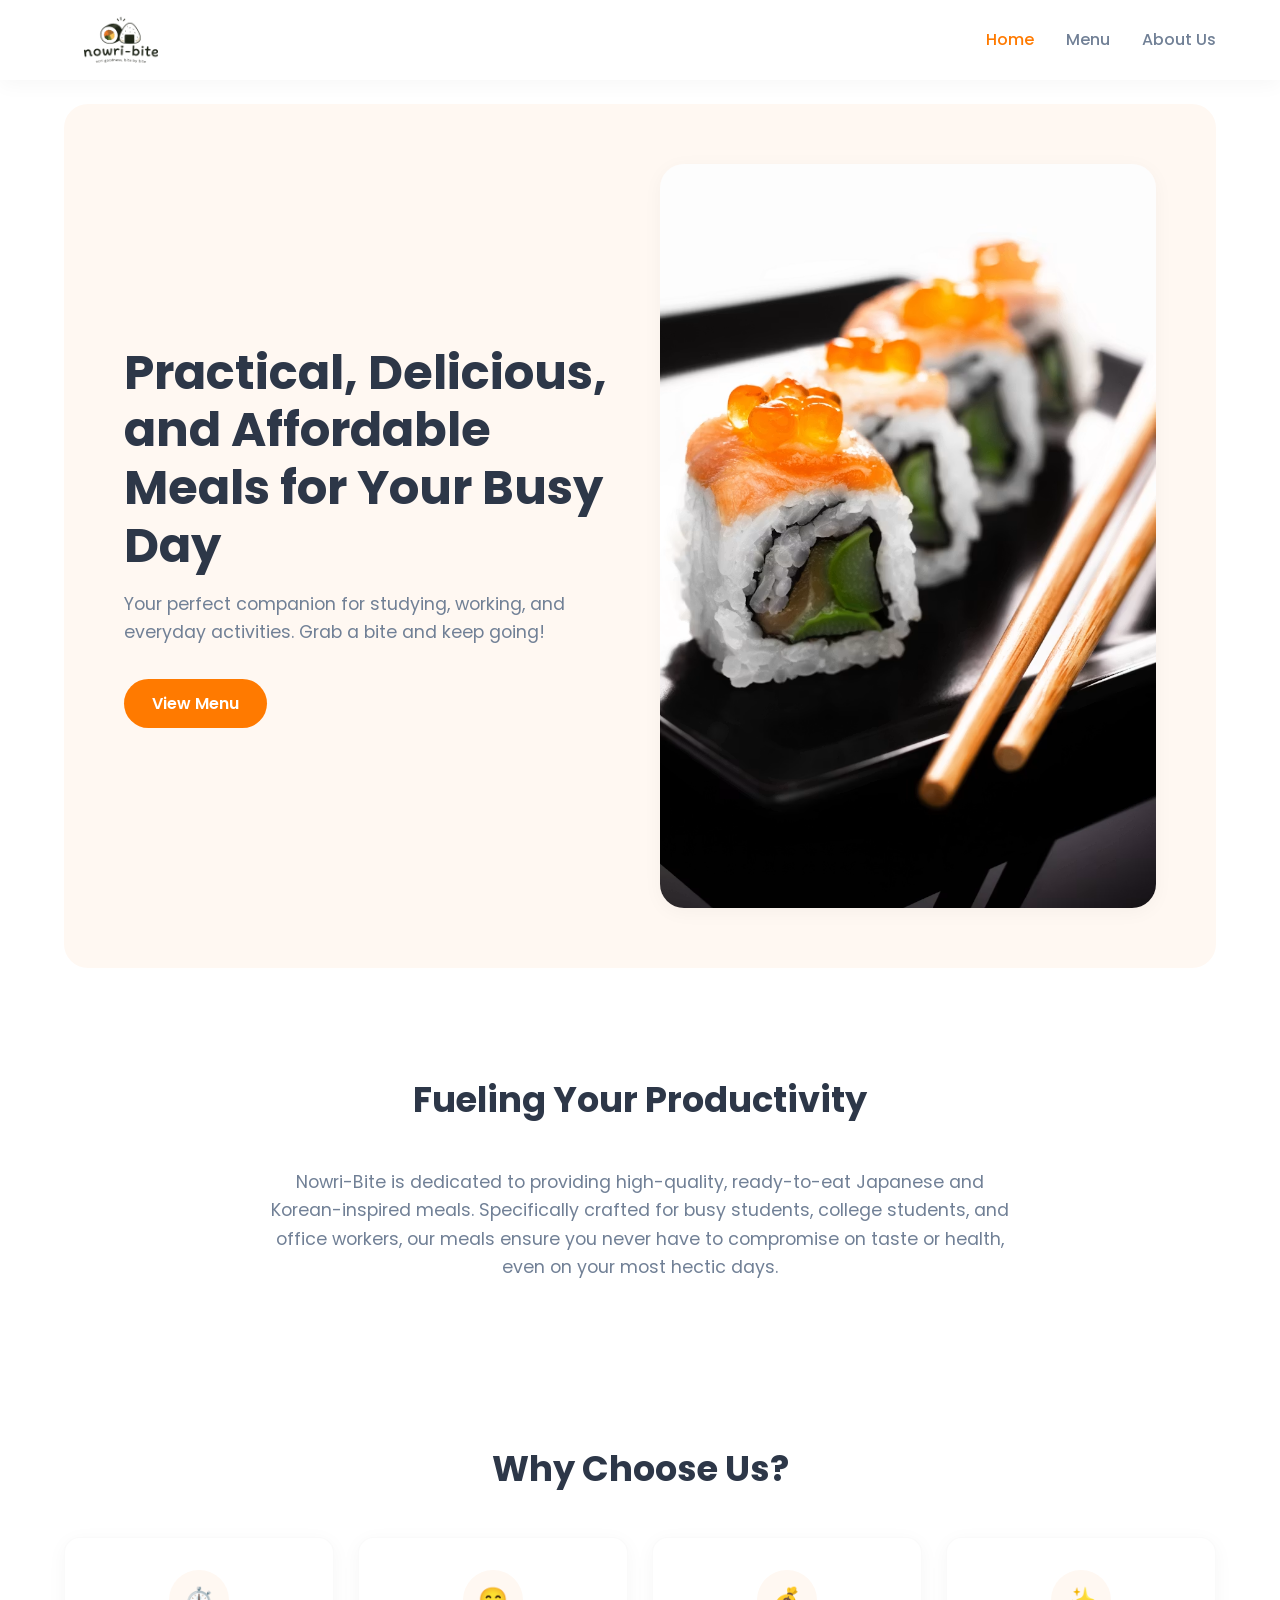
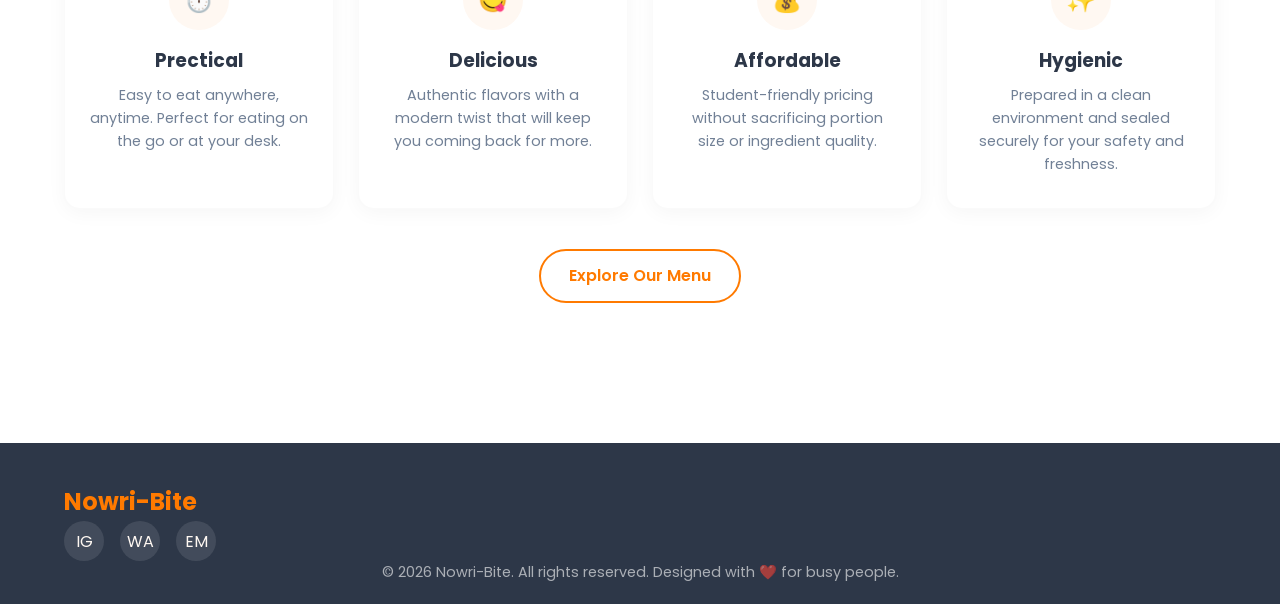
<file: index.html>
<!DOCTYPE html>
<html lang="en">
<head>
    <meta charset="UTF-8">
    <meta name="viewport" content="width=device-width, initial-scale=1.0">
    <title>Nowri-Bite | Practical, Delicious Meals</title>

    <!-- Font -->
     <link rel="preconnect" href="https://fonts.googleapis.com">
    <link rel="preconnect" href="https://fonts.gstatic.com" crossorigin>
    <link
        href="https://fonts.googleapis.com/css2?family=Poppins:wght@300;400;500;600;700&display=swap"
        rel="stylesheet">
    <link rel="stylesheet" href="css/style.css">
</head>
<body>
    <header>
        <div class="container">
            <nav>
                <a href="index.html" class="logo">
                    <img src="assets/logo.png" alt="">
                </a>

                <ul class="nav-links" id="nav-links">
                    <li>
                        <a href="index.html" class="active">Home</a>
                    </li>
                    <li>
                        <a href="pages/menu.html">Menu</a>
                    </li>
                    <li>
                        <a href="pages/about_us.html">About Us</a>
                    </li>
                </ul>

                <button class="menu-toggle" id="mobile-menu">
                    <span></span>
                    <span></span>
                    <span></span>
                </button>
            </nav>
        </div>
    </header>

    <!-- Main -->
     <main>
        <section class="hero-section">
            <div class="container">

                <div class="hero">
                    <div class="hero-content">
                    <h1>
                        Practical, Delicious, and Affordable Meals
                        for Your Busy Day
                    </h1>

                    <p>
                        Your perfect companion for studying,
                        working, and everyday activities.
                        Grab a bite and keep going!
                    </p>

                    <a href="pages/menu.html" class="btn">
                        View Menu
                    </a>
                    </div>

                    <div class="hero-image">
                        <img
                            src="assets/hero.avif"
                            alt="Delicious Onigiri and Sushi">
                    </div>
                </div>
            </div>
        </section>

        <section class="about-brief section-padding">
            <div class="container">
                <h2 class="section-title">
                    Fueling Your Productivity
                </h2>
                <p>
                    Nowri-Bite is dedicated to providing high-quality,
                    ready-to-eat Japanese and Korean-inspired meals.
                    Specifically crafted for busy students,
                    college students, and office workers,
                    our meals ensure you never have to compromise
                    on taste or health, even on your most hectic days.
                </p>
            </div>
        </section>

        <section class="section-padding">
            <div class="container">
                <h2 class="section-title">
                    Why Choose Us?
                </h2>
                <div class="features-grid">
                    <div class="feature-card">
                        <div class="feature-icon">⏱️</div>
                        <h3>Prectical</h3>
                        <p>
                            Easy to eat anywhere, anytime.
                            Perfect for eating on the go or at your desk.
                        </p>
                    </div>

                    <div class="feature-card">
                        <div class="feature-icon">😋</div>
                        <h3>Delicious</h3>
                        <p>
                            Authentic flavors with a modern twist
                            that will keep you coming back for more.
                        </p>
                    </div>

                    <div class="feature-card">
                        <div class="feature-icon">💰</div>
                        <h3>Affordable</h3>
                        <p>
                            Student-friendly pricing without sacrificing
                            portion size or ingredient quality.
                        </p>
                    </div>

                    <div class="feature-card">
                        <div class="feature-icon">✨</div>
                        <h3>Hygienic</h3>
                        <p>
                            Prepared in a clean environment and sealed
                            securely for your safety and freshness.
                        </p>
                    </div>
                </div>

                <div class="cta-container">
                    <a href="pages/menu.html" class="btn btn-outline">
                        Explore Our Menu
                    </a>
                </div>
            </div>

        </section>
     </main>

     <!-- Footer -->
      <footer>
        <div class="container">
            <div class="footer-container">
                <div class="footer-logo">
                    Nowri-Bite
                </div>

                <div class="social-links">
                    <div class="social-icon">IG</div>
                    <div class="social-icon">WA</div>
                    <div class="social-icon">EM</div>
                </div>
            </div>

            <div class="copyright">
                &copy; 2026 Nowri-Bite.
                All rights reserved.
                Designed with ❤️ for busy people.
            </div>
        </div>
      </footer>

      <script src="js/main.js"></script>
</body>
</html>
</file>
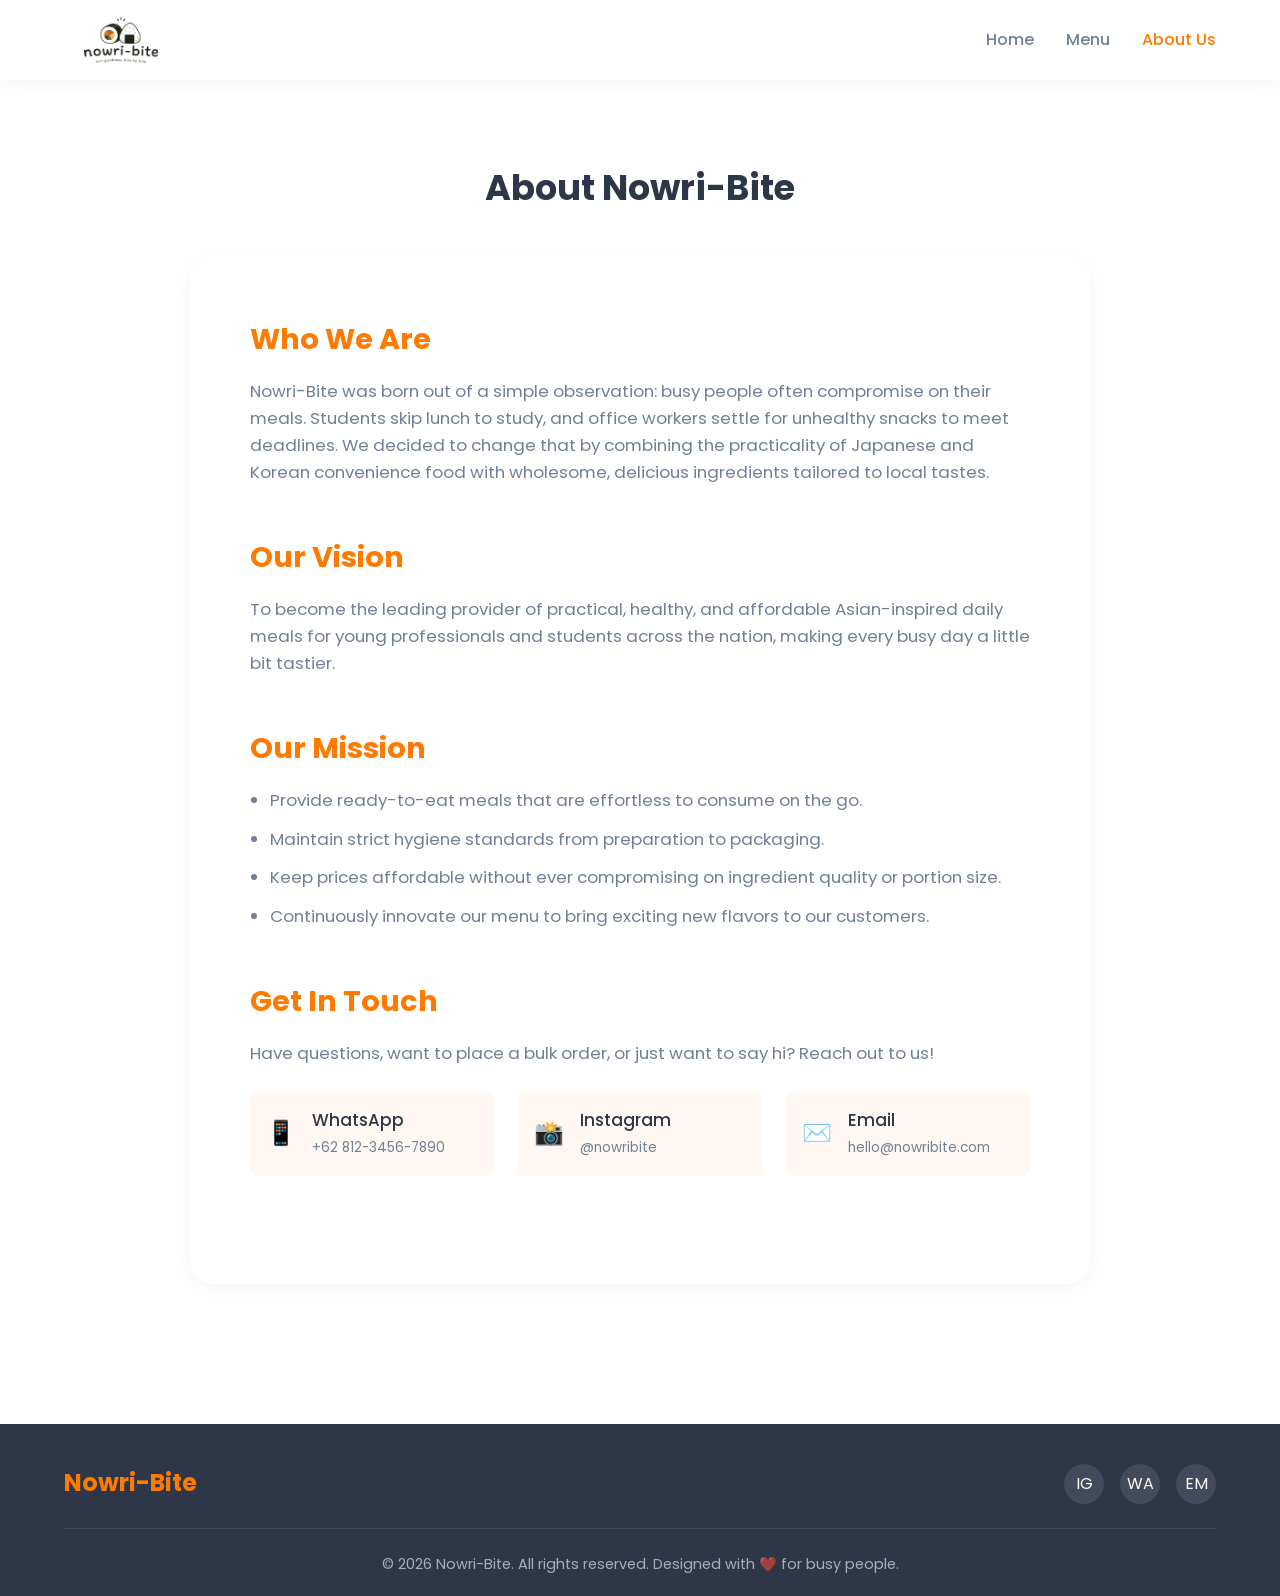
<file: pages/about_us.html>
<!DOCTYPE html>
<html lang="en">
<head>
    <meta charset="UTF-8">
    <meta name="viewport" content="width=device-width, initial-scale=1.0">
    <title>About Us | Nowri-Bite</title>

    <!-- Fonts -->
    <link rel="preconnect" href="https://fonts.googleapis.com">
    <link rel="preconnect" href="https://fonts.gstatic.com" crossorigin>
    <link
        href="https://fonts.googleapis.com/css2?family=Poppins:wght@300;400;500;600;700&display=swap"
        rel="stylesheet">

    <link rel="stylesheet" href="../css/style.css">
</head>
<body>

    <!-- HEADER -->
    <header>
        <div class="container">
            <nav>
                <a href="../index.html" class="logo">
                    <img src="../assets/logo.png" alt="">
                </a>
                <ul class="nav-links" id="nav-links">
                    <li>
                        <a href="../index.html">Home</a>
                    </li>
                    <li>
                        <a href="menu.html">Menu</a>
                    </li>
                    <li>
                        <a href="about_us.html" class="active">
                            About Us
                        </a>
                    </li>
                </ul>

                <button class="menu-toggle" id="mobile-menu">
                    <span></span>
                    <span></span>
                    <span></span>
                </button>

            </nav>
        </div>
    </header>

    <!-- MAIN -->
    <main>
        <section class="section-padding">
            <div class="container">
                <h1 class="section-title">
                    About Nowri-Bite
                </h1>
                <div class="about-wrapper">
                    <div class="about-section">
                        <h2>
                            Who We Are
                        </h2>
                        <p>
                            Nowri-Bite was born out of a simple observation:
                            busy people often compromise on their meals.
                            Students skip lunch to study, and office workers
                            settle for unhealthy snacks to meet deadlines.

                            We decided to change that by combining the
                            practicality of Japanese and Korean convenience
                            food with wholesome, delicious ingredients
                            tailored to local tastes.
                        </p>
                    </div>

                    <div class="about-section">
                        <h2>
                            Our Vision
                        </h2>
                        <p>
                            To become the leading provider of practical,
                            healthy, and affordable Asian-inspired daily
                            meals for young professionals and students
                            across the nation, making every busy day a
                            little bit tastier.
                        </p>
                    </div>

                    <div class="about-section">
                        <h2>
                            Our Mission
                        </h2>
                        <ul class="mission-list">
                            <li>
                                Provide ready-to-eat meals that are
                                effortless to consume on the go.
                            </li>
                            <li>
                                Maintain strict hygiene standards from
                                preparation to packaging.
                            </li>
                            <li>
                                Keep prices affordable without ever
                                compromising on ingredient quality or
                                portion size.
                            </li>
                            <li>
                                Continuously innovate our menu to bring
                                exciting new flavors to our customers.
                            </li>
                        </ul>
                    </div>

                    <div class="about-section">
                        <h2>
                            Get In Touch
                        </h2>
                        <p>
                            Have questions, want to place a bulk order,
                            or just want to say hi? Reach out to us!
                        </p>
                        <div class="contact-grid">
                            <a href="https://wa.me/6281234567890"
                               class="contact-item">
                                <div class="contact-icon">
                                    📱
                                </div>
                                <div>
                                    <p>WhatsApp</p>
                                    <span>
                                        +62 812-3456-7890
                                    </span>
                                </div>
                            </a>

                            <a href="https://instagram.com/nowribite"
                               class="contact-item">
                                <div class="contact-icon">
                                    📸
                                </div>
                                <div>
                                    <p>Instagram</p>
                                    <span>
                                        @nowribite
                                    </span>
                                </div>
                            </a>
                            
                            <a href="mailto:hello@nowribite.com"
                               class="contact-item">
                                <div class="contact-icon">
                                    ✉️
                                </div>
                                <div>
                                    <p>Email</p>
                                    <span>
                                        hello@nowribite.com
                                    </span>
                                </div>
                            </a>
                        </div>
                    </div>
                </div>
            </div>
        </section>
    </main>
    <!-- FOOTER -->
    <footer>
        <div class="container">
            <div class="footer-content">
                <div class="footer-logo">
                    Nowri-Bite
                </div>
                <div class="social-links">
                    <div class="social-icon">
                        IG
                    </div>
                    <div class="social-icon">
                        WA
                    </div>
                    <div class="social-icon">
                        EM
                    </div>
                </div>
            </div>

            <div class="copyright">
                &copy; 2026 Nowri-Bite.
                All rights reserved.
                Designed with ❤️ for busy people.
            </div>
        </div>
    </footer>
    <script src="../js/main.js"></script>
</body>
</html>
</file>
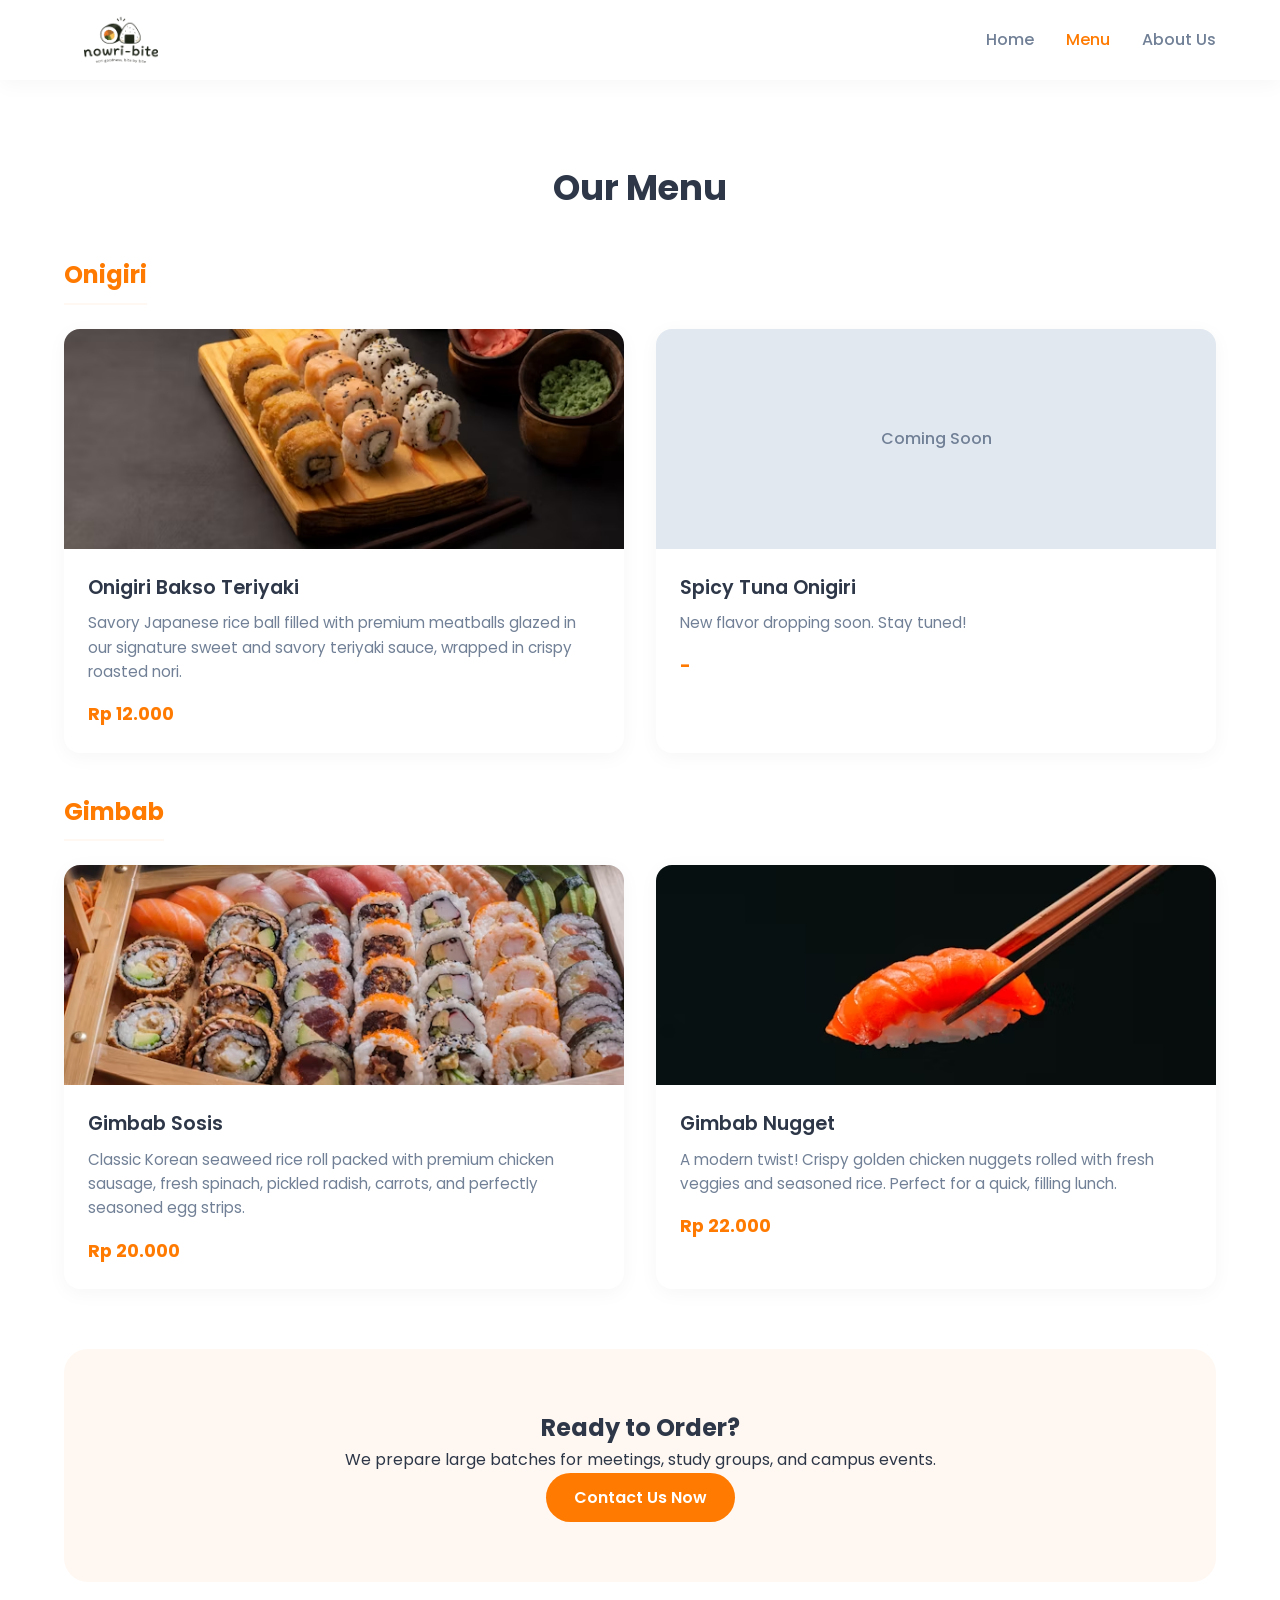
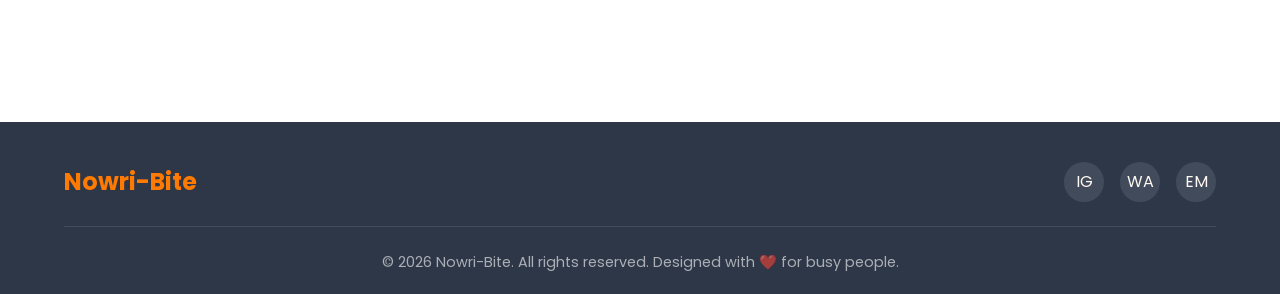
<file: pages/menu.html>
<!DOCTYPE html>
<html lang="en">
<head>
    <meta charset="UTF-8">
    <meta name="viewport" content="width=device-width, initial-scale=1.0">
    <title>Menu | Nowri-Bite</title>

    <link rel="preconnect" href="https://fonts.googleapis.com">
    <link rel="preconnect" href="https://fonts.gstatic.com" crossorigin>
    <link
        href="https://fonts.googleapis.com/css2?family=Poppins:wght@300;400;500;600;700&display=swap"
        rel="stylesheet">
    <link rel="stylesheet" href="../css/style.css">
</head>
<body>

    <header>
        <div class="container">
            <nav>
                <a href="/index.html" class="logo">
                    <img src="../assets/logo.png" alt="">
                </a>
                <ul class="nav-links" id="nav-links">
                    <li>
                        <a href="../index.html">Home</a>
                    </li>
                    <li>
                        <a href="menu.html" class="active">Menu</a>
                    </li>
                    <li>
                        <a href="about_us.html">About Us</a>
                    </li>
                </ul>
                <button class="menu-toggle" id="mobile-menu">
                    <span></span>
                    <span></span>
                    <span></span>
                </button>
            </nav>
        </div>
    </header>
    <main>

        <section class="section-padding">
            <div class="container">
                <h1 class="section-title">
                    Our Menu
                </h1>

                <!-- ONIGIRI -->
                <div class="menu-category">
                    <h2 class="menu-category-title">
                        Onigiri
                    </h2>
                    <div class="menu-grid">
                        <div class="product-card">
                            <div class="product-img-wrapper">
                                <img
                                    src="../assets/menu1.avif"
                                    alt="Onigiri Bakso Teriyaki">
                            </div>

                            <div class="product-info">
                                <h3 class="product-title">
                                    Onigiri Bakso Teriyaki
                                </h3>
                                <p class="product-desc">
                                    Savory Japanese rice ball filled
                                    with premium meatballs glazed in
                                    our signature sweet and savory
                                    teriyaki sauce, wrapped in crispy
                                    roasted nori.
                                </p>
                                <div class="product-price">
                                    Rp 12.000
                                </div>
                            </div>
                        </div>

                        <div class="product-card coming-soon">
                            <div class="product-img-wrapper">
                                <div class="coming-soon-img">
                                    Coming Soon
                                </div>
                            </div>

                            <div class="product-info">
                                <h3 class="product-title">
                                    Spicy Tuna Onigiri
                                </h3>
                                <p class="product-desc">
                                    New flavor dropping soon.
                                    Stay tuned!
                                </p>
                                <div class="product-price">
                                    -
                                </div>
                            </div>
                        </div>
                    </div>
                </div>
                
               <!-- GIMBAB -->
                <div class="menu-category">

                    <h2 class="menu-category-title">
                        Gimbab
                    </h2>

                    <div class="menu-grid">
                        <div class="product-card">
                            <div class="product-img-wrapper">
                                <img
                                    src="../assets/menu2.avif"
                                    alt="Gimbab Sosis">
                            </div>

                            <div class="product-info">
                                <h3 class="product-title">
                                    Gimbab Sosis
                                </h3>
                                <p class="product-desc">
                                    Classic Korean seaweed rice roll
                                    packed with premium chicken sausage,
                                    fresh spinach, pickled radish,
                                    carrots, and perfectly seasoned
                                    egg strips.
                                </p>
                                <div class="product-price">
                                    Rp 20.000
                                </div>
                            </div>
                        </div>

                        <div class="product-card">
                            <div class="product-img-wrapper">
                                <img
                                    src="../assets/menu3.avif"
                                    alt="Gimbab Nugget">
                            </div>

                            <div class="product-info">
                                <h3 class="product-title">
                                    Gimbab Nugget
                                </h3>
                                <p class="product-desc">
                                    A modern twist! Crispy golden
                                    chicken nuggets rolled with fresh
                                    veggies and seasoned rice.
                                    Perfect for a quick, filling lunch.
                                </p>
                                <div class="product-price">
                                    Rp 22.000
                                </div>
                            </div>
                        </div>
                    </div>
                </div>


                <div class="menu-footer-cta">

                    <h2>
                        Ready to Order?
                    </h2>

                    <p class="menu-footer-desc">
                        We prepare large batches for meetings,
                        study groups, and campus events.
                    </p>

                    <a href="about_us.html" class="btn">
                        Contact Us Now
                    </a>

                </div>

            </div>
        </section>

    </main>
 <!-- ================= FOOTER ================= -->
    <footer>

        <div class="container">

            <div class="footer-content">

                <div class="footer-logo">
                    Nowri-Bite
                </div>

                <div class="social-links">

                    <div class="social-icon">
                        IG
                    </div>

                    <div class="social-icon">
                        WA
                    </div>

                    <div class="social-icon">
                        EM
                    </div>

                </div>

            </div>

            <div class="copyright">
                &copy; 2026 Nowri-Bite.
                All rights reserved.
                Designed with ❤️ for busy people.
            </div>

        </div>

    </footer>

    <script src="../js/main.js"></script>

</body>
</html>
</file>
<file: css/style.css>
:root {
  --primary: #ff7a00; 
  --primary-hover: #e66d00;
  --bg-light: #ffffff; 
  --bg-cream: #fff8f2; 
  --text-dark: #2d3748; 
  --text-light: #718096; 
  --radius-sm: 8px;
  --radius-md: 16px;
  --radius-lg: 24px;
  --shadow-soft: 0 4px 20px rgba(0, 0, 0, 0.04);
  --shadow-hover: 0 10px 30px rgba(255, 122, 0, 0.1);
  --transition: all 0.3s ease;
}

/* CSS Reset */
* {
  box-sizing: border-box;
  margin: 0;
  font-family: "Poppins", sans-serif;
  padding: 0;

}

body {
  background-color: var(--bg-light);
  line-height: 1.6;
  overflow-x: hidden;
  color: var(--text-dark);
}

img {
  max-width: 100%;
  display: block;
}

a {
  text-decoration: none;
  color: inherit;
}

ul {
  list-style: none;
}

.container {
  max-width: 1200px;
  margin: 0 auto;
  padding: 0 24px;
}

.btn {
  display: inline-block;
  background-color: var(--primary);
  padding: 12px 28px;
  border-radius: 50px;
  font-weight: 600;
  border: none;
  cursor: pointer;
  transition: var(--transition);
  text-align: center;
  color: white;

}

.btn:hover {
  transform: translateY(-2px);
  box-shadow: var(--shadow-hover);
  background-color: var(--primary-hover);

}

.btn-outline {
  background-color: transparent;
  color: var(--primary);
  border: 2px solid var(--primary);
}

.btn-outline:hover {
  background-color: var(--primary);
  color: white;
}

.section-padding {
  padding: 80px 0;
}

.section-title {
  text-align: center;
  font-size: 2.2rem;
  color: var(--text-dark);
  margin-bottom: 40px;
  font-weight: 700;
}

.page {
  display: none;
  animation: fadeIn 0.5s ease;
}

.page.active {
  display: block;
}

@keyframes fadeIn {
  from {
    opacity: 0;
    transform: translateY(10px);
  }
  to {
    opacity: 1;
    transform: translateY(0);
  }
}

/* NAVIGATION BAR */
header {
  background-color: var(--bg-light);
  box-shadow: var(--shadow-soft);
  position: sticky;
  top: 0;
  z-index: 100;
}

nav {
  display: flex;
  justify-content: space-between;
  align-items: center;
  height: 80px;
}

.logo img {
    height: 60px;
    width: auto;
    display: block;
    display: flex;
    align-items: center;

}

.nav-links {
  display: flex;
  gap: 32px;
}

.nav-links li a {
  font-weight: 500;
  color: var(--text-light);
  transition: var(--transition);
  cursor: pointer;
}

.nav-links li a:hover,
.nav-links li a.active {
  color: var(--primary);
}

.menu-toggle {
  display: none;
  flex-direction: column;
  gap: 5px;
  cursor: pointer;
}

.menu-toggle span {
  width: 25px;
  height: 3px;
  background-color: var(--text-dark);
  border-radius: 3px;
  transition: var(--transition);
}

/* Hero Section */
.hero {
  display: flex;
  align-items: center;
  background-color: var(--bg-cream);
  border-radius: var(--radius-lg);
  margin: 24px auto;
  padding: 60px;
  gap: 40px;
}

.hero-content {
  flex: 1;
}

.hero-content h1 {
  font-size: 3rem;
  line-height: 1.2;
  margin-bottom: 16px;
  color: var(--text-dark);
}

.hero-content p {
  font-size: 1.1rem;
  color: var(--text-light);
  margin-bottom: 32px;
}

.hero-image {
  flex: 1;
}

.hero-image img {
  border-radius: var(--radius-lg);
  box-shadow: var(--shadow-soft);
}

/* Business Description */
.about-brief {
  text-align: center;
  max-width: 800px;
  margin: 0 auto;
}

.about-brief p {
  font-size: 1.1rem;
  color: var(--text-light);
}

/* Why Choose Us */
.features-grid {
  display: grid;
  grid-template-columns: repeat(auto-fit, minmax(220px, 1fr));
  gap: 24px;
  margin-bottom: 40px;
}

.feature-card {
  background: var(--bg-light);
  padding: 32px 24px;
  border-radius: var(--radius-md);
  text-align: center;
  box-shadow: var(--shadow-soft);
  transition: var(--transition);
  border: 1px solid rgba(0, 0, 0, 0.02);
}

.feature-card:hover {
  transform: translateY(-5px);
  box-shadow: var(--shadow-hover);
  border-color: var(--bg-cream);
}

.feature-icon {
  width: 60px;
  height: 60px;
  background-color: var(--bg-cream);
  color: var(--primary);
  border-radius: 50%;
  display: flex;
  align-items: center;
  justify-content: center;
  margin: 0 auto 16px;
  font-size: 1.5rem;
  font-weight: bold;
}

.feature-card h3 {
  margin-bottom: 8px;
  color: var(--text-dark);
}

.feature-card p {
  color: var(--text-light);
  font-size: 0.9rem;
}

.cta-container {
  text-align: center;
  margin-top: 40px;
}

/* Menu Page*/
.menu-category {
  margin-bottom: 40px;
}

.menu-category-title {
  font-size: 1.5rem;
  color: var(--primary);
  margin-bottom: 24px;
  border-bottom: 2px solid var(--bg-cream);
  padding-bottom: 8px;
  display: inline-block;
}

.menu-grid {
  display: grid;
  grid-template-columns: repeat(auto-fit, minmax(300px, 1fr));
  gap: 32px;
}

.product-card {
  background-color: var(--bg-light);
  border-radius: var(--radius-md);
  overflow: hidden;
  box-shadow: var(--shadow-soft);
  transition: var(--transition);
}

.product-card:hover {
  transform: translateY(-8px);
  box-shadow: var(--shadow-hover);
}

.product-img-wrapper {
  height: 220px;
  overflow: hidden;
  background-color: var(--bg-cream);
}

.product-img-wrapper img {
  width: 100%;
  height: 100%;
  object-fit: cover;
  transition: var(--transition);
}

.product-card:hover .product-img-wrapper img {
  transform: scale(1.05);
}

.product-info {
  padding: 24px;
}

.product-title {
  font-size: 1.2rem;
  font-weight: 600;
  margin-bottom: 8px;
}

.product-desc {
  color: var(--text-light);
  font-size: 0.95rem;
  margin-bottom: 16px;
}

.product-price {
  font-weight: 700;
  color: var(--primary);
  font-size: 1.1rem;
}

.menu-footer-cta {
  background-color: var(--bg-cream);
  padding: 60px 24px;
  border-radius: var(--radius-lg);
  text-align: center;
  margin-top: 60px;
}

/* About Us Page */
.about-wrapper {
  background-color: var(--bg-light);
  border-radius: var(--radius-lg);
  box-shadow: var(--shadow-soft);
  padding: 60px;
  max-width: 900px;
  margin: 0 auto;
}

.about-section {
  margin-bottom: 48px;
}

.about-section h2 {
  color: var(--primary);
  font-size: 1.8rem;
  margin-bottom: 16px;
}

.about-section p,
.about-section li {
  color: var(--text-light);
  font-size: 1.05rem;
  margin-bottom: 12px;
}

.mission-list {
  padding-left: 20px;
}

.mission-list li {
  position: relative;
  list-style-type: disc;
  color: var(--text-light);
}

.contact-grid {
  display: grid;
  grid-template-columns: repeat(auto-fit, minmax(200px, 1fr));
  gap: 24px;
  margin-top: 24px;
}

.contact-item {
  display: flex;
  align-items: center;
  gap: 16px;
  padding: 16px;
  background-color: var(--bg-cream);
  border-radius: var(--radius-sm);
  transition: var(--transition);
}

.contact-item:hover {
  background-color: var(--primary);
  color: white;
  transform: translateY(-3px);
}

.contact-item:hover p,
.contact-item:hover span {
  color: white;
}

.contact-icon {
  font-size: 1.5rem;
  font-weight: bold;
}

.contact-item p {
  margin: 0;
  font-weight: 500;
  color: var(--text-dark);
}

.contact-item span {
  font-size: 0.85rem;
  color: var(--text-light);
}

.coming-soon-img {
    width: 100%;
    height: 100%;

    display: flex;
    justify-content: center;
    align-items: center;

    background-color: #e2e8f0;
    color: #718096;
    font-size: 1rem;
    font-weight: 500;
}

/* Footer */
footer {
  background-color: var(--text-dark);
  color: var(--bg-cream);
  padding: 40px 0 20px;
  margin-top: 60px;
}

.footer-content {
  display: flex;
  justify-content: space-between;
  align-items: center;
  border-bottom: 1px solid rgba(255, 255, 255, 0.1);
  padding-bottom: 24px;
  margin-bottom: 24px;
}

.footer-logo {
  font-size: 1.5rem;
  font-weight: 700;
  color: var(--primary);
}

.social-links {
  display: flex;
  gap: 16px;
}

.social-icon {
  width: 40px;
  height: 40px;
  border-radius: 50%;
  background-color: rgba(255, 255, 255, 0.1);
  display: flex;
  align-items: center;
  justify-content: center;
  transition: var(--transition);
  cursor: pointer;
}

.social-icon:hover {
  background-color: var(--primary);
}

.copyright {
  text-align: center;
  font-size: 0.9rem;
  color: rgba(255, 255, 255, 0.6);
}

@media (max-width: 768px) {
  .hero {
    flex-direction: column;
    padding: 32px 24px;
    text-align: center;
  }

  .hero-content h1 {
    font-size: 2.2rem;
  }

  .nav-links {
    position: absolute;
    top: 80px;
    left: 0;
    width: 100%;
    background-color: var(--bg-light);
    flex-direction: column;
    align-items: center;
    padding: 24px 0;
    gap: 20px;
    box-shadow: 0 10px 10px rgba(0, 0, 0, 0.05);
    clip-path: polygon(0 0, 100% 0, 100% 0, 0 0); /* Hidden state */
    transition: clip-path 0.3s ease-in-out;
  }

  .nav-links.nav-active {
    clip-path: polygon(0 0, 100% 0, 100% 100%, 0 100%); /* Visible state */
  }

  .menu-toggle {
    display: flex;
  }

  .about-wrapper {
    padding: 32px 24px;
  }

  .footer-content {
    flex-direction: column;
    gap: 24px;
    text-align: center;
  }
}
</file>
